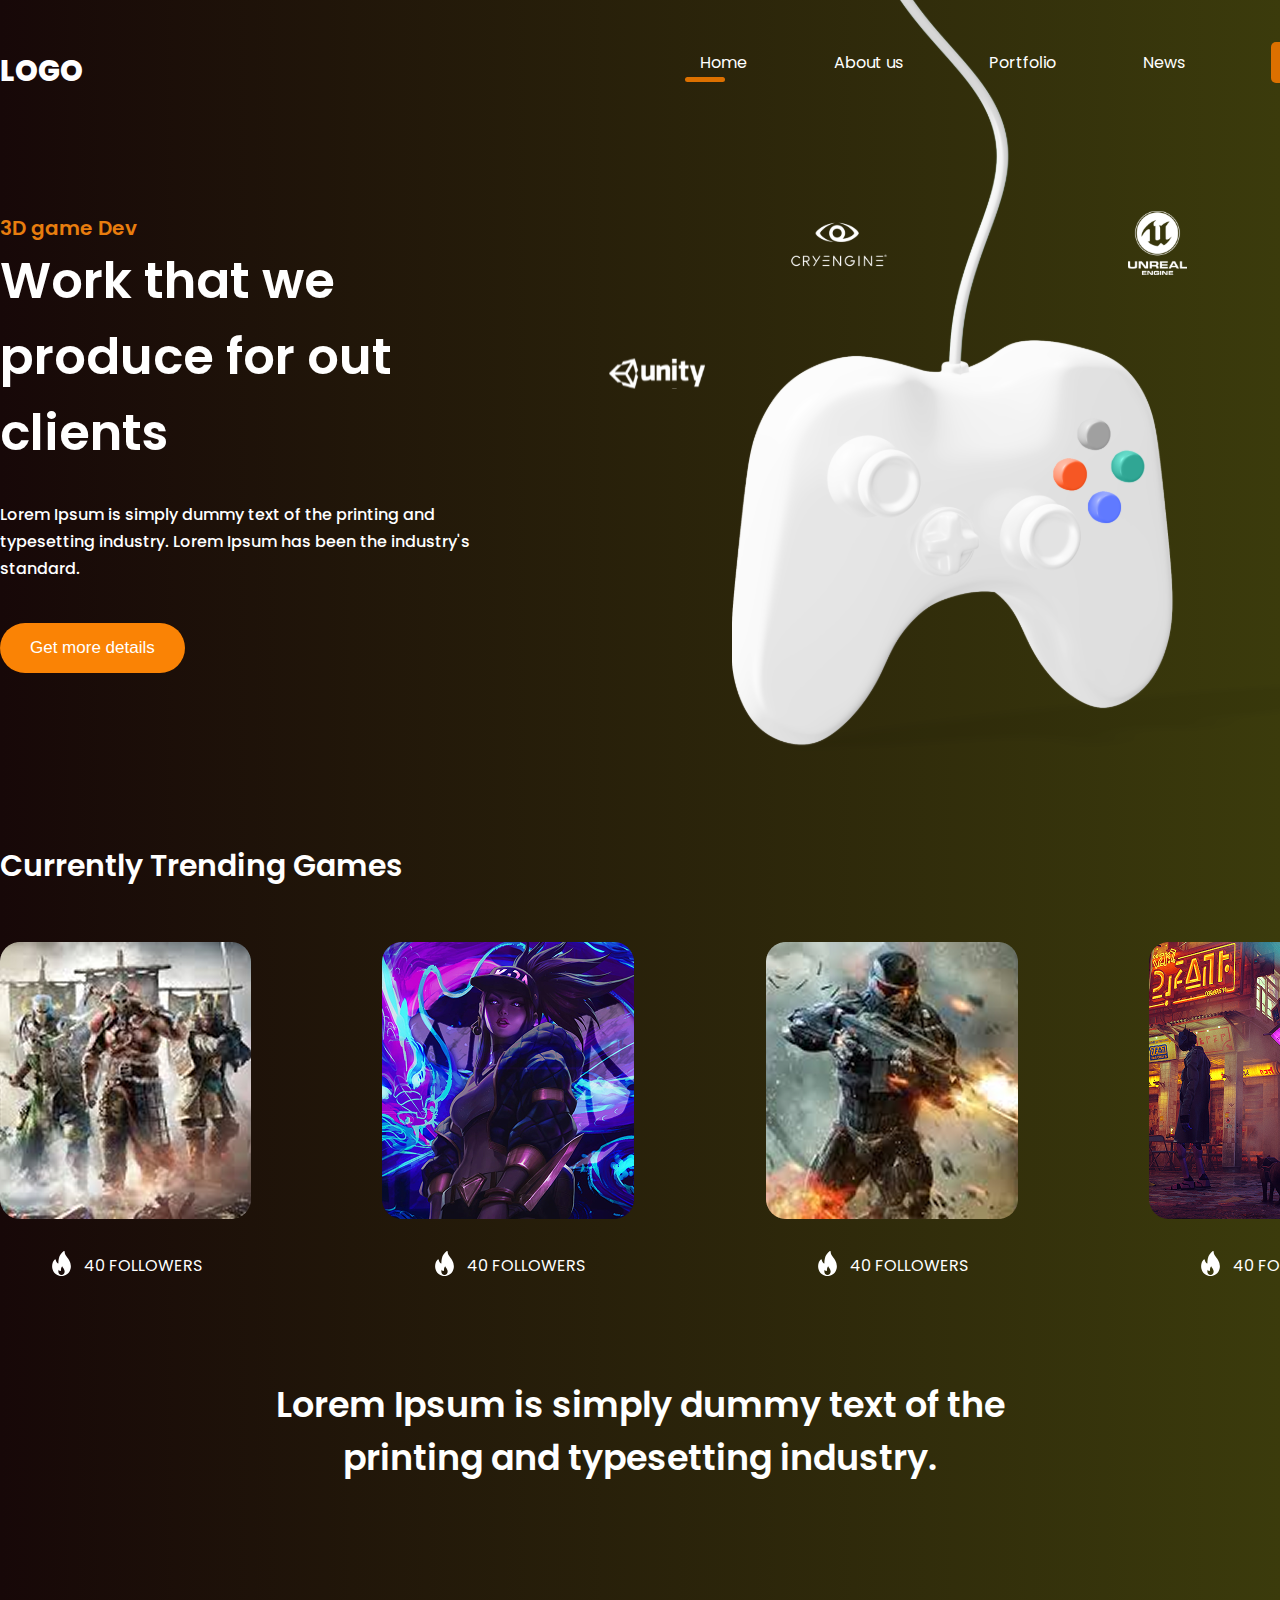
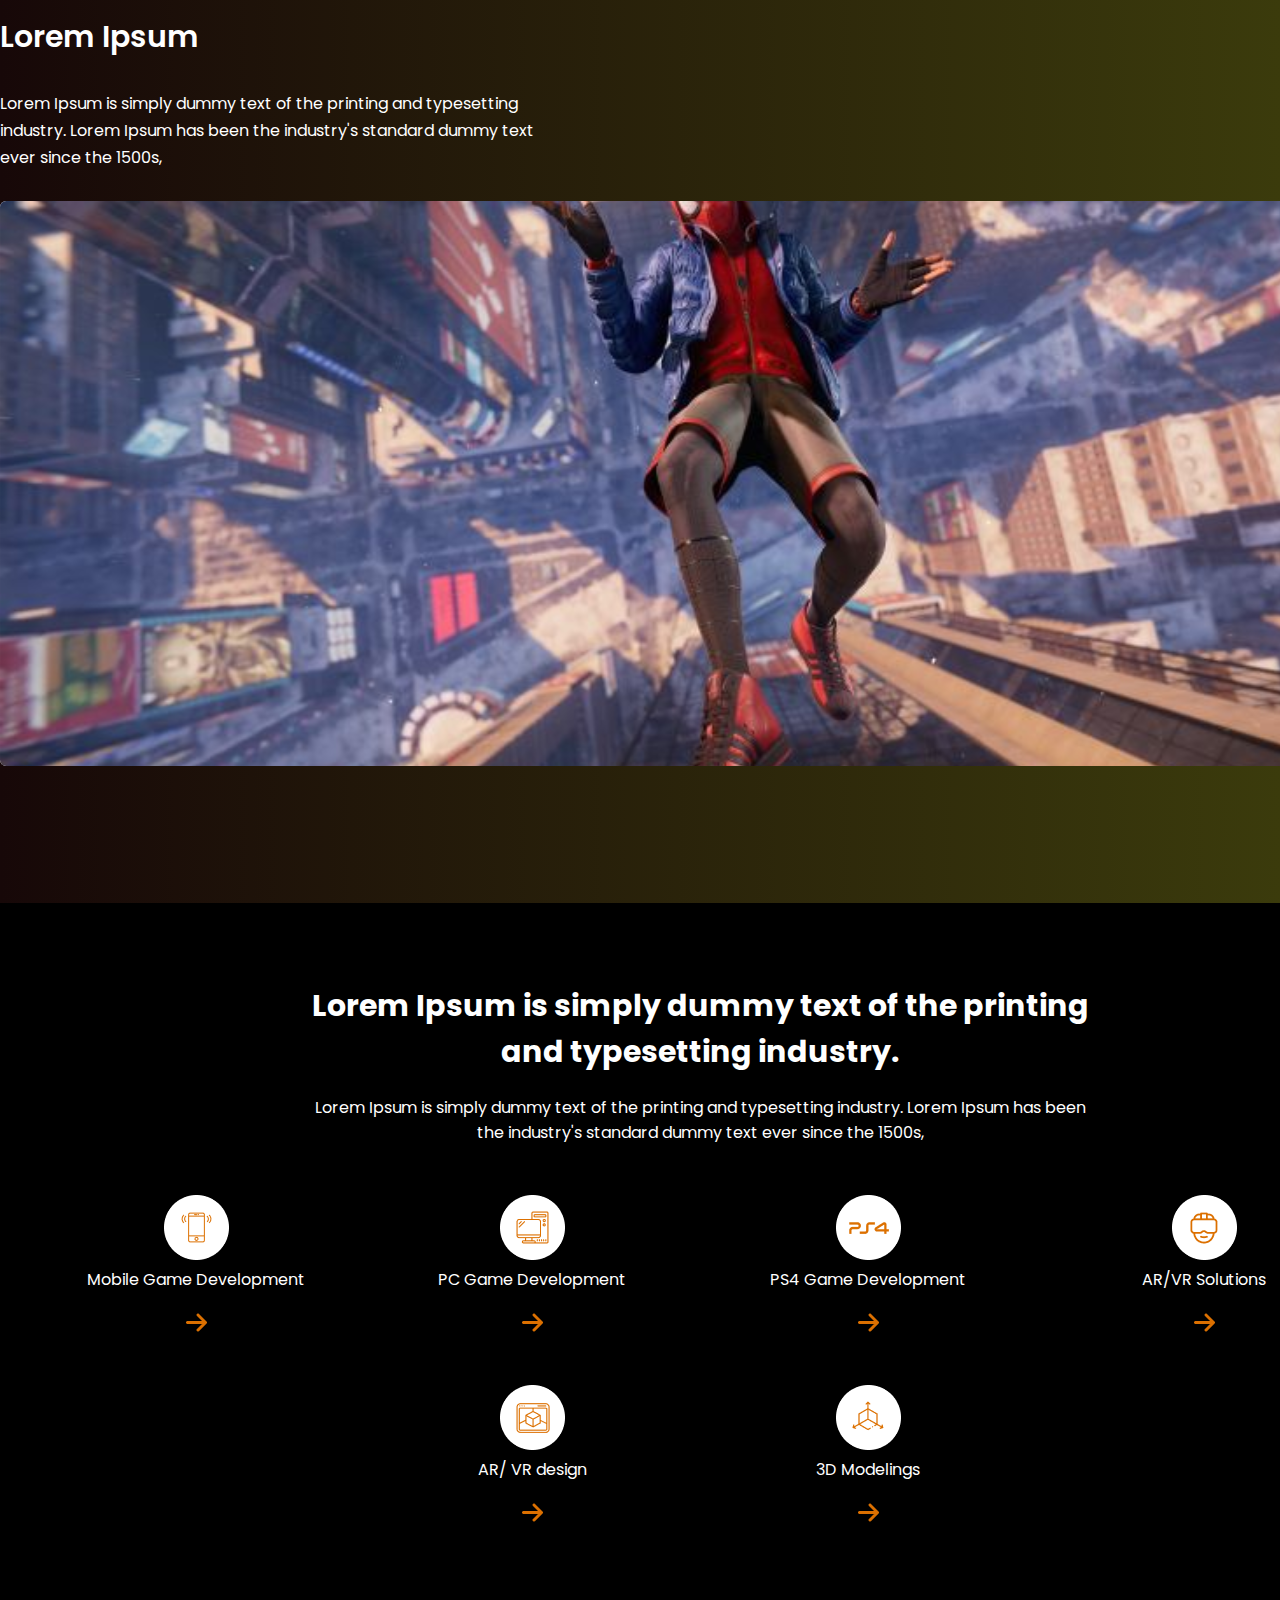
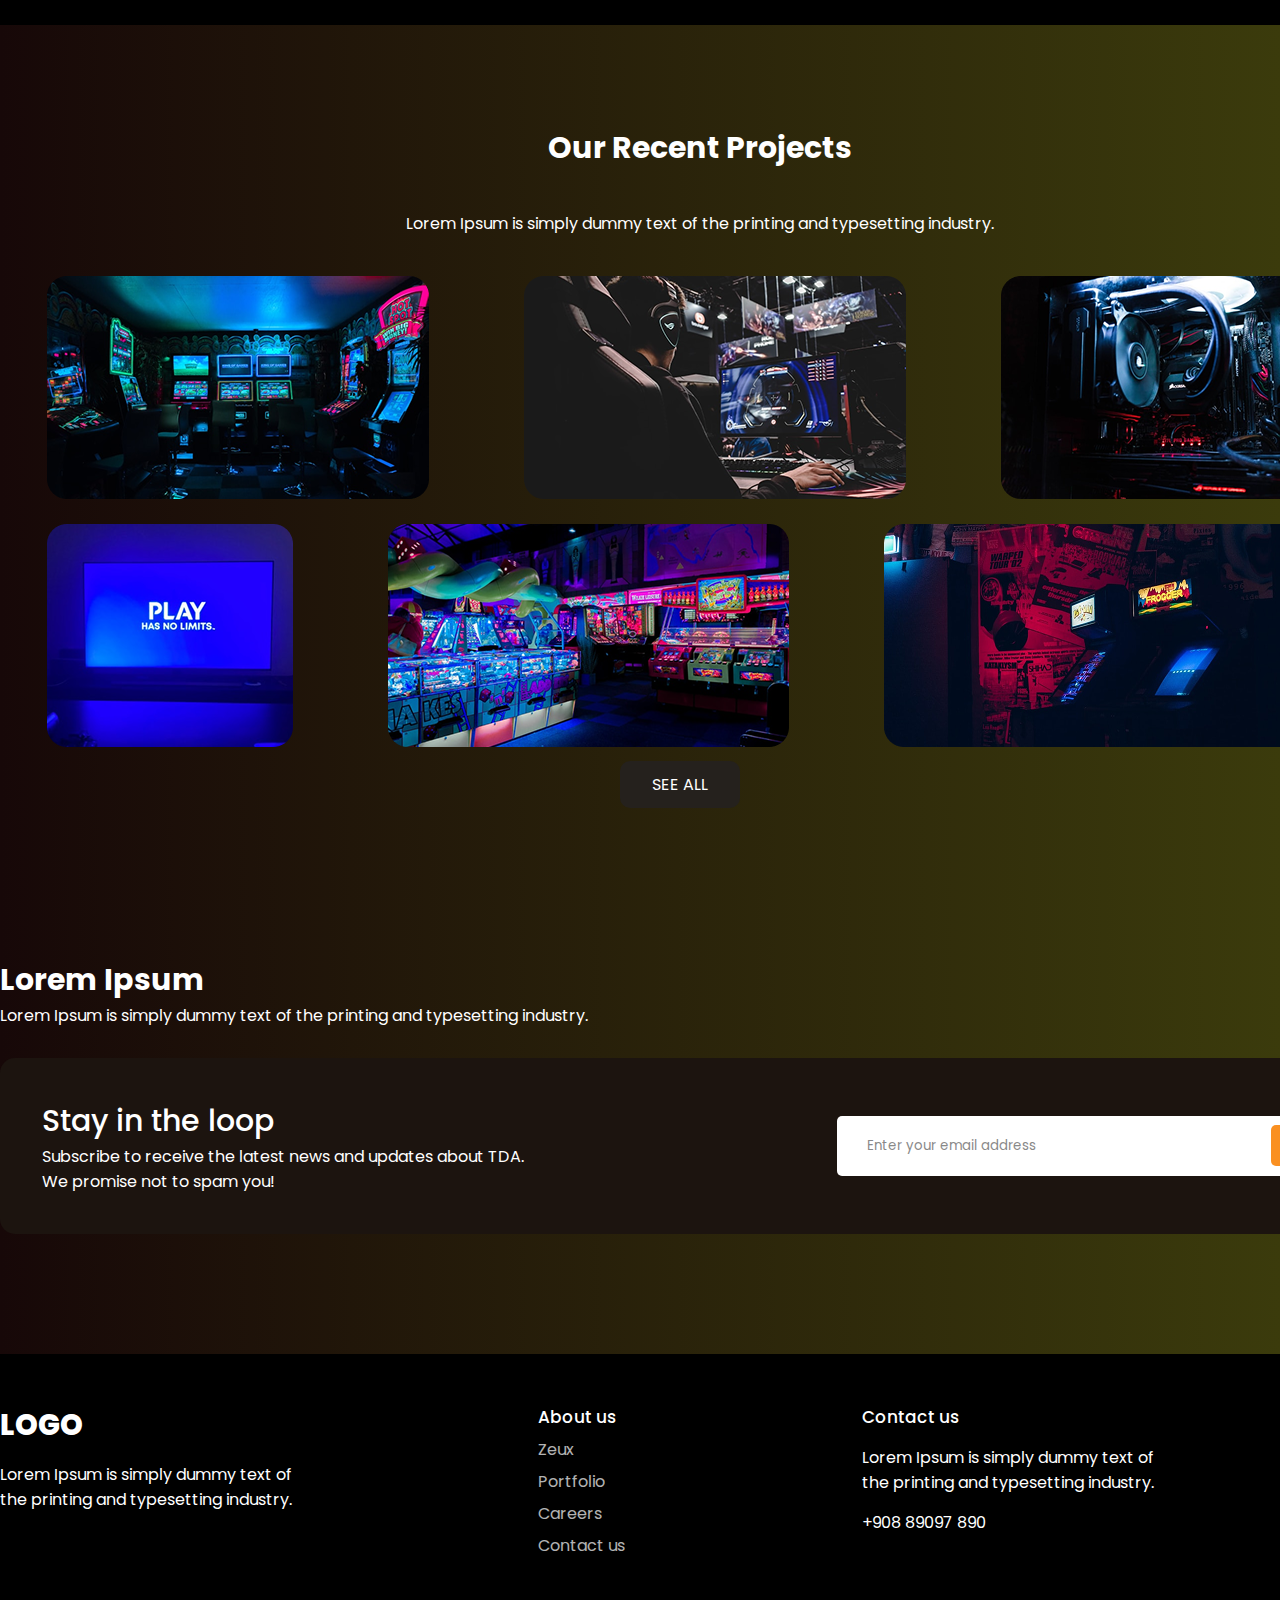
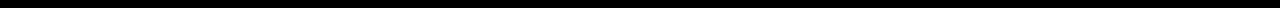
<file: index.html>
<!DOCTYPE html>
<html lang="en" xmlns:dd="http://www.w3.org/1999/html">
<head>
    <meta charset="UTF-8">
    <meta name="viewport" content="width=device-width, initial-scale=1.0">
    <title>My projekt</title>
    <link rel="stylesheet" href="./style.css">
 <link rel="icon" type="image/ico" href="favicon.ico" sizes="32x32" />
</head>
    <body>

<div class="wrapper">

    <header class="container">



        <span class="logo">logo</span>
        <nav>
            <ul>
                <li class="active"><a href="#">Home</a></li>

                <li> <a  class="href">About us</a></li>

                    <li ><a href="#">Portfolio</a></li>

                <li ><a href="#">News</a></li>

                <li class="btn"><a href="#" class="contacts-btn">Contacts us</a></li>


            </ul>
        </nav>
    </header>


<div class="hero container">
    <div class="hero--info">
        <h2>3D game Dev</h2>
        <h1>Work that we produce for out clients</h1>
        <p>Lorem Ipsum is simply dummy text of the printing and typesetting industry. Lorem Ipsum has been the industry's standard.</p>
        <button class="btn">Get more details</button>
    </div>

    <img src="assets/Frame%202.svg" alt="" class="hero-img">
</div>

    <div class="container trending">
        <a class="sea-all">SEA ALL</a>

        <h3>Currently Trending Games</h3>

        <div class="games">
            <div class="block">
                <img src="assets/game1.png" alt="" class="game">
                <span><img src="assets/fire%201.svg">40 FOLLOWERS</span>
            </div>
            <div class="block">
                <img src="assets/game2.png" alt="" class="game">
                <span><img src="assets/fire%201.svg">40 FOLLOWERS</span>
            </div>
            <div class="block">
                <img src="assets/game3.png" alt="" class="game">
                <span><img src="assets/fire%201.svg">40 FOLLOWERS</span>
            </div>

            <div class="block">
                <img src="assets/game4.png" alt="" class="game">
                <span><img src="assets/fire%201.svg">40 FOLLOWERS</span>
            </div>
        </div>

    </div>


    <div class="container big-text">
        <p>Lorem Ipsum is simply dummy text of the printing and typesetting industry.</p>
    </div>


    <div class="container banner">
        <h3>Lorem Ipsum</h3>
        <p>Lorem Ipsum is simply dummy text of the printing and typesetting industry. Lorem Ipsum has been the industry's standard dummy text ever since the 1500s,</p>
        <img src="assets/banner.svg" alt="" class="banner-img">
    </div>
</div>

    <div class="features">
        <div class="container">
            <h3>Lorem Ipsum is simply dummy text of the printing and typesetting industry.</h3>
            <p>Lorem Ipsum is simply dummy text of the printing and typesetting industry. Lorem Ipsum has been the industry's standard dummy text ever since the 1500s,</p>
            <div class="info">
                <div class="block">
                    <img src="assets/feature1.png" alt="" class="feature">
                    <p>Mobile Game Development</p>
    <img src="assets/arrow%201.png">
                </div>
                <div class="block">
                    <img src="assets/feature2.png" alt="" class="feature">
                    <p>PC Game Development</p>
                    <img src="assets/arrow%201.png">
                </div>
                <div class="block">
                    <img src="assets/feature3.png" alt="" class="feature">
                    <p>PS4 Game Development</p>
                    <img src="assets/arrow%201.png">
                </div>
                <div class="block">
                    <img src="assets/feature4.png" alt="" class="feature">
                    <p>AR/VR Solutions</p>
                    <img src="assets/arrow%201.png">
                </div>
                <div class="block">
                    <img src="assets/feature5.png" alt="" class="feature">
                    <p>AR/ VR design</p>
                    <img src="assets/arrow%201.png">
                </div>
                <div class="block">
                    <img src="assets/feature6.png" alt="" class="feature">
                    <p>3D Modelings</p>
                    <img src="assets/arrow%201.png">
                </div>
            </div>
        </div>
    </div>


    <div class="wrapper">
        <div class="container projects">
            <h3>Our Recent Projects</h3>
            <p>Lorem Ipsum is simply dummy text of the printing and typesetting industry.</p>
            <div class="images">
                <img src="assets/images1.png" alt="">
                <img src="assets/images2.png" alt="">
                <img src="assets/images3.png" alt="">

            </div>



            <div class="images">
                <img src="assets/images4.png">
                <img src="assets/images5.png" alt="">
                <img src="assets/images6.png" alt="">

            </div>

 <a class="transform" href="https://prostosip.ru">SEE ALL</a>
        </div>

        <div class="container email">
            <h3>Lorem Ipsum</h3>
            <p>Lorem Ipsum is simply dummy text of the printing and typesetting industry. </p>
            <div class="block">
                <div>
                    <h4>Stay in the loop</h4>
                    <p>Subscribe to receive the latest news and updates about TDA.
                        We promise not to spam you! </p>
                </div>

                <div>
                    <input class="input-node" type="email" placeholder="Enter your email address">
                    <button class="btn-node">Continue</button>
                </div>
            </div>
        </div>
    </div>


<footer>
    <div class="blocks container">
        <div>
   <span class="logo">logo</span>
        <p>Lorem Ipsum is simply dummy text of the printing and typesetting industry.</p>

    </div>
    <div>
        <h4>About us</h4>
        <ul>
            <li>Zeux</li>
            <li>Portfolio</li>
            <li>Careers</li>
            <li>Contact us</li>
            </ul>
    </div>

    <div>
        <h4>Contact us</h4>
        <p>Lorem Ipsum is simply dummy text of the printing and typesetting industry. </p>

        <p>+908 89097 890</p>
    </div>

    <div>
        <hr>
    </div>

        </div>
</footer>

    <script src="app.js"></script>
</body>
</html>
</file>
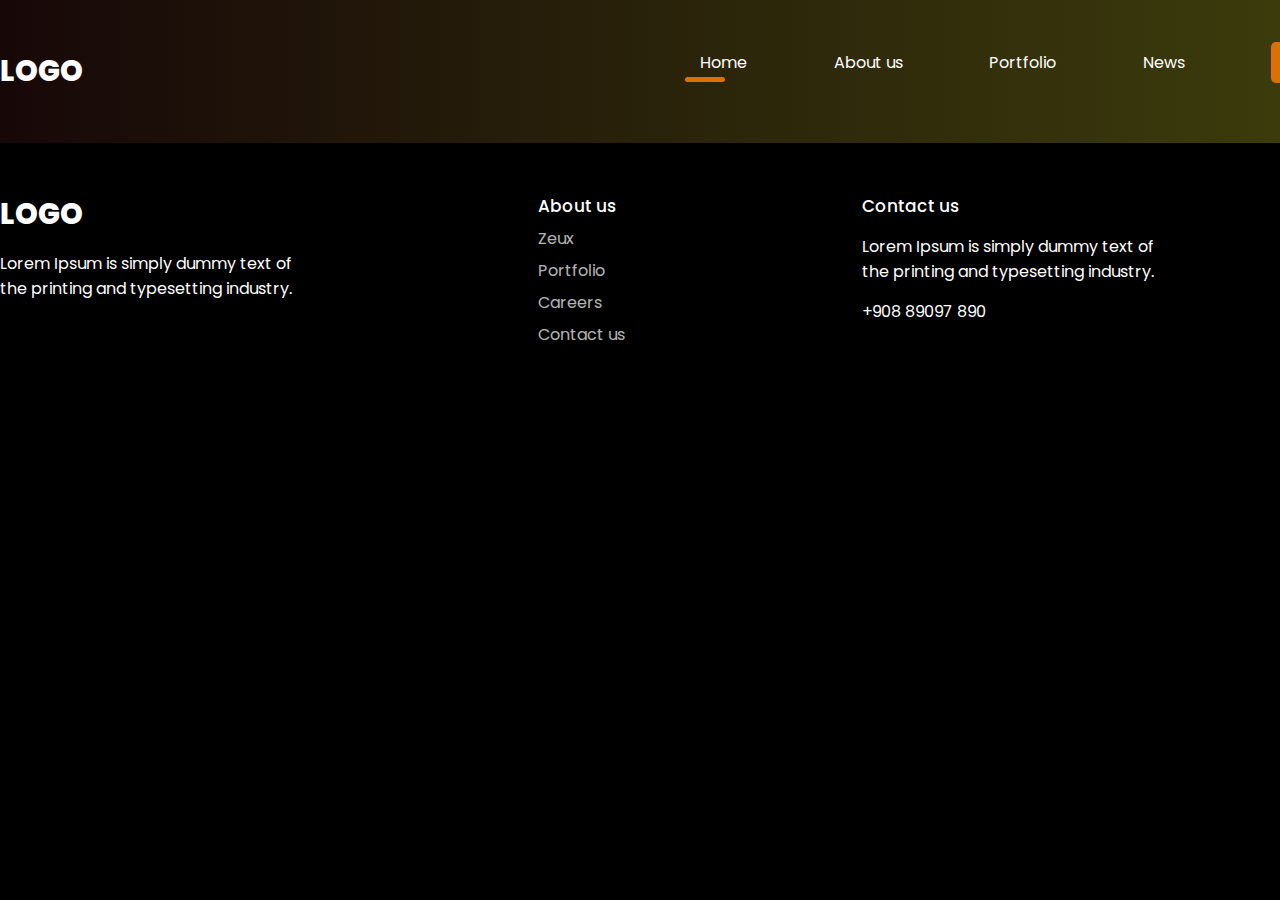
<file: about.html>
<!DOCTYPE html>
<html lang="en" xmlns:dd="http://www.w3.org/1999/html">
<head>
    <meta charset="UTF-8">
    <meta name="viewport" content="width=device-width, initial-scale=1.0">
    <title>My projekt</title>
    <link rel="stylesheet" href="style.css">
    <link rel="icon" type="image/ico" href="favicon.ico" sizes="32x32" />
</head>
<body>

<div class="wrapper">

    <header class="container">



        <span class="logo">logo</span>
        <nav>
            <ul>
                <li class="active"><a href="#">Home</a></li>
                <li ><a href="/about.html">About us</a></li>

                <li ><a href="#">Portfolio</a></li>

                <li ><a href="#">News</a></li>

                <li class="btn"><a href="#">Contacts us</a></li>


            </ul>
        </nav>
    </header>
<footer>
    <div class="blocks container">
        <div>
            <span class="logo">logo</span>
            <p>Lorem Ipsum is simply dummy text of the printing and typesetting industry.</p>

        </div>
        <div>
            <h4>About us</h4>
            <ul>
                <li>Zeux</li>
                <li>Portfolio</li>
                <li>Careers</li>
                <li>Contact us</li>
            </ul>
        </div>

        <div>
            <h4>Contact us</h4>
            <p>Lorem Ipsum is simply dummy text of the printing and typesetting industry. </p>

            <p>+908 89097 890</p>
        </div>

        <div>
            <hr>
        </div>

    </div>
</footer>

<script src="app.js"></script>
</body>
</html>
</file>
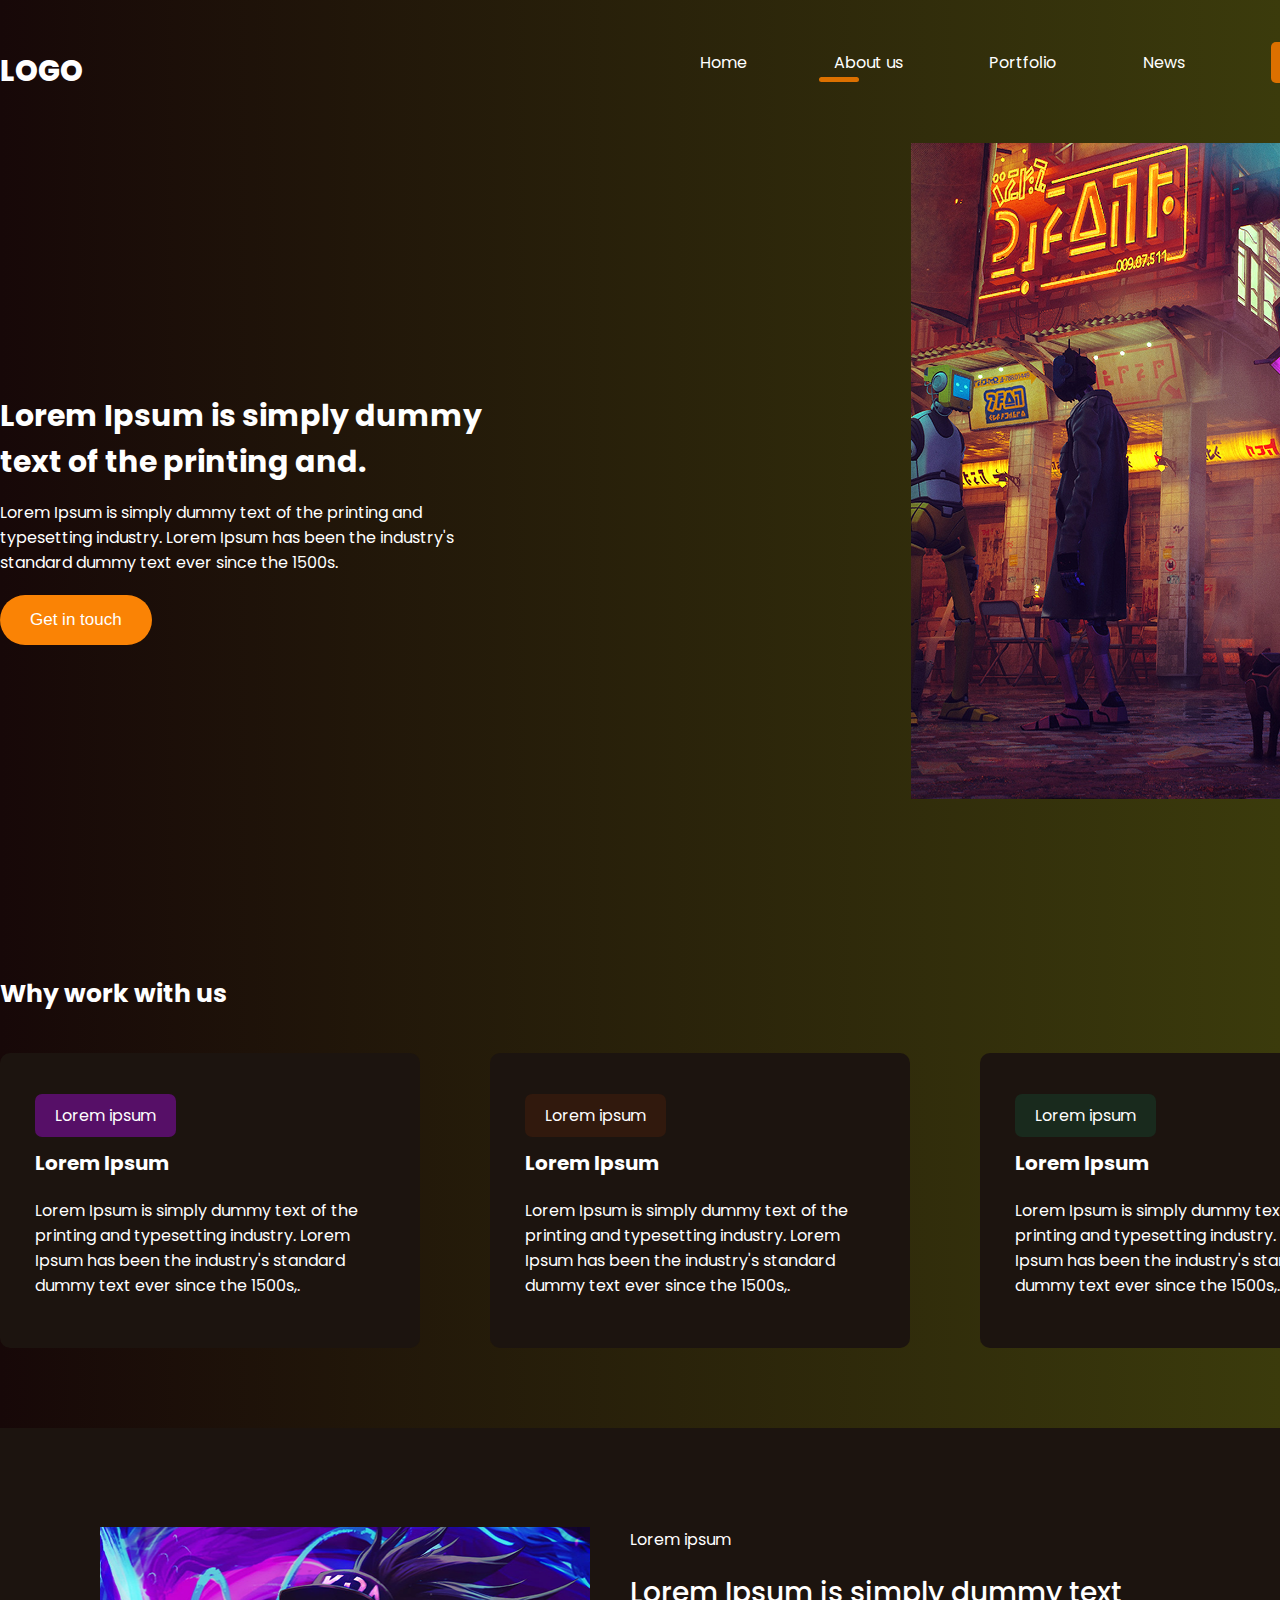
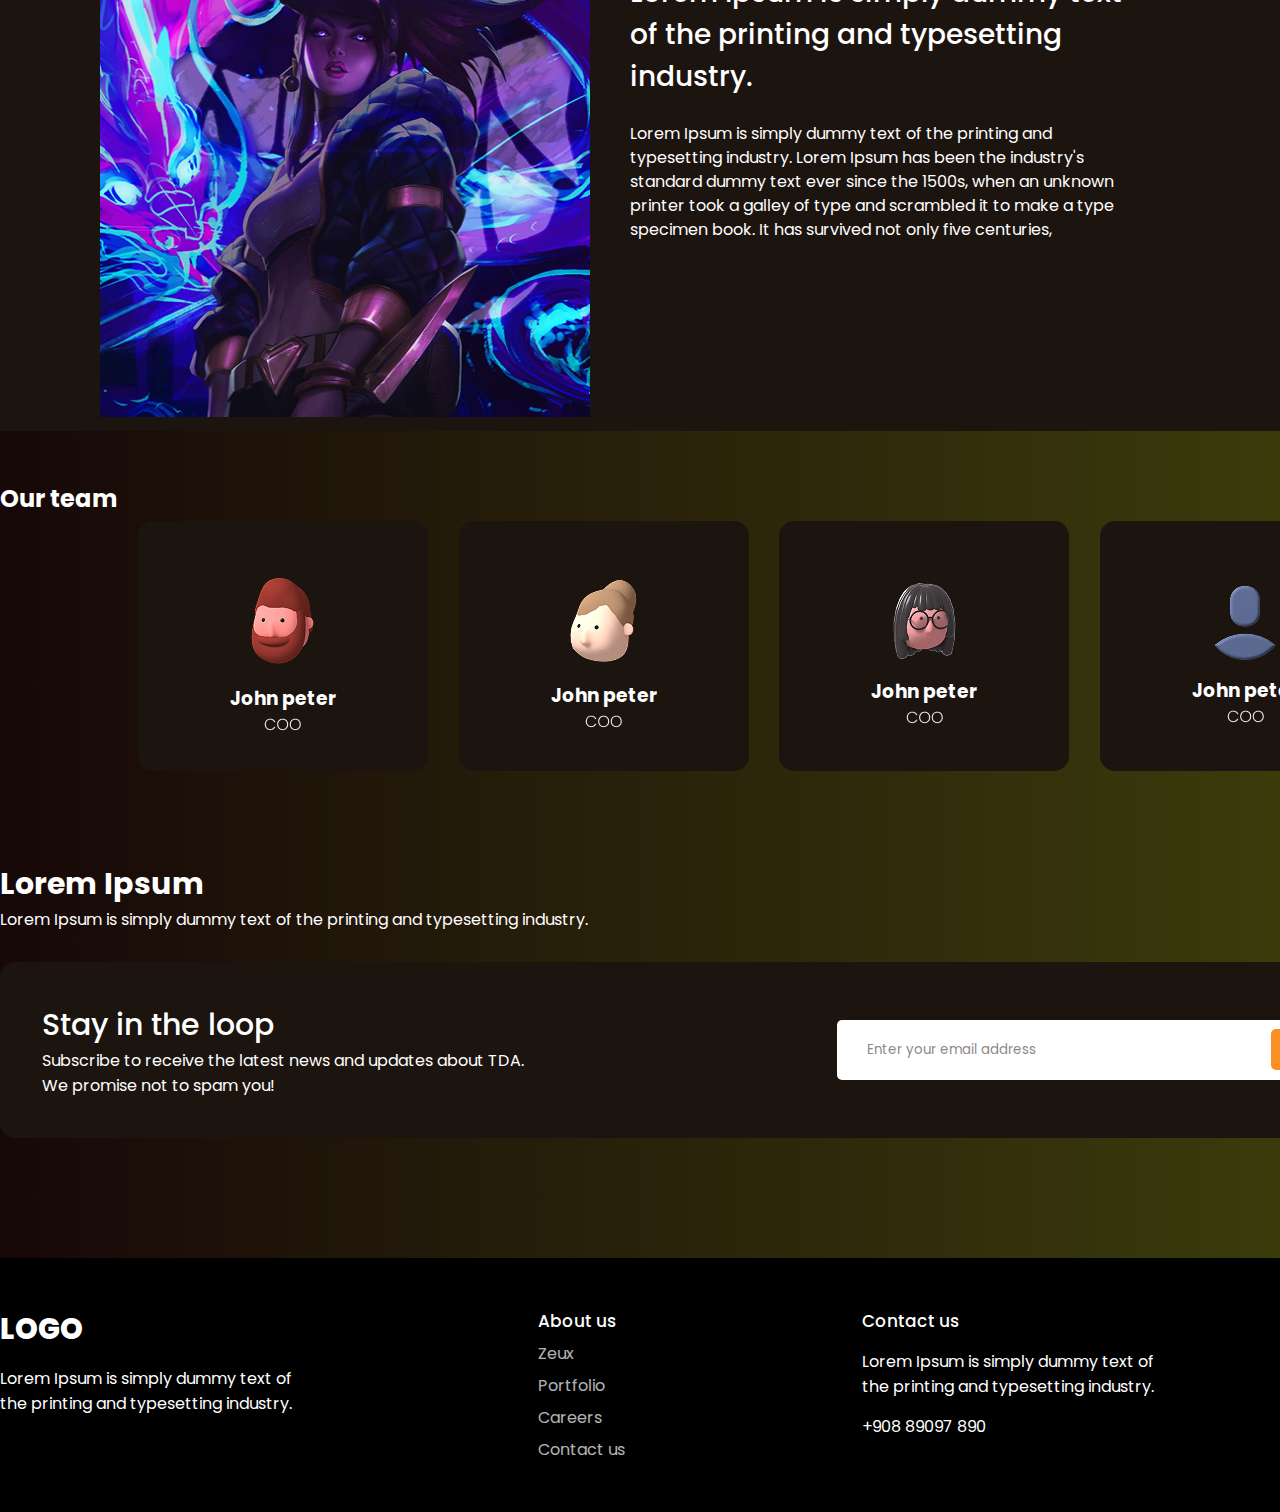
<file: akhi.html>
<!DOCTYPE html>
<html lang="en" xmlns:dd="http://www.w3.org/1999/html">
<head>
    <meta charset="UTF-8">
    <meta name="viewport" content="width=device-width, initial-scale=1.0">
    <title>My projekt</title>
    <link rel="stylesheet" href="style.css">
    <link rel="icon" type="image/ico" href="favicon.ico" sizes="32x32" />
</head>
<body>




<div class="wrapper">

    <header class="container">



        <span class="logo">logo</span>
        <nav>
            <ul>
                <li ><a  class="href2">Home</a></li>
                <li class="active" ><a>About us</a></li>

                <li ><a href="#">Portfolio</a></li>

                <li ><a href="#">News</a></li>

                <li class="btn"><a href="#">Contacts us</a></li>


            </ul>
        </nav>
    </header>



    <div class="hero-about container">
        <div class="info">
            <h1>Lorem Ipsum is simply dummy text of the printing and.</h1>
            <p>Lorem Ipsum is simply dummy text of the printing and typesetting industry. Lorem Ipsum has been the industry's standard dummy text ever since the 1500s.</p>
 <button onclick={} class="btn">Get in touch</button>
        </div>

        <img class="hero-img" src="assets/about-banner.png" alt="hero-img">
    </div>



    <div class="container work">
        <h2>Why work with us</h2>
        <div class="blocks">
            <div class="block">
                <span class="badge purple">Lorem ipsum</span>
                <h3>Lorem Ipsum</h3>
                <p>Lorem Ipsum is simply dummy text of the printing and typesetting industry. Lorem Ipsum has been the industry's standard dummy text ever since the 1500s,.</p>
            </div>
            <div class="block">
                <span class="badge brown">Lorem ipsum</span>
                <h3>Lorem Ipsum</h3>
                <p>Lorem Ipsum is simply dummy text of the printing and typesetting industry. Lorem Ipsum has been the industry's standard dummy text ever since the 1500s,.</p>
            </div>

            <div class="block">
                <span class="badge green">Lorem ipsum</span>
                <h3>Lorem Ipsum</h3>
                <p>Lorem Ipsum is simply dummy text of the printing and typesetting industry. Lorem Ipsum has been the industry's standard dummy text ever since the 1500s,.</p>
            </div>
        </div>
    </div>

    <div class=" container information">
        <img src="assets/information-banner.png" alt="information">

        <div class="blok">
            <p>Lorem ipsum</p>
            <h2>Lorem Ipsum is simply dummy text of the printing and typesetting industry. </h2>
            <p>Lorem Ipsum is simply dummy text of the printing and typesetting industry. Lorem Ipsum has been the industry's standard dummy text ever since the 1500s, when an unknown printer took a galley of type and scrambled it to make a type specimen book. It has survived not only five centuries,</p>
        </div>


    </div>






    <div class="container team">
        <h2>Our team</h2>

        <div class="block">
<img class="team-img" src="assets/team-1.png" alt="team-img">
            <h3>John peter</h3>
            <img src="assets/COO.png">

        </div>

        <div class="block">
            <img class="team-img" src="assets/team-2.png" alt="team-img">


            <h3>John peter</h3>
            <img src="assets/COO.png">

        </div>

        <div class="block">
            <img class="team-img" src="assets/team-3.png" alt="team-img">


            <h3>John peter</h3>
            <img src="assets/COO.png">

        </div>

        <div class="block">
            <img class="team-img" src="assets/team-4.png" alt="team-img">
            <h3>John peter</h3>
            <img src="assets/COO.png">

        </div>

    </div>

    <div class="container email">
        <h3>Lorem Ipsum</h3>
        <p>Lorem Ipsum is simply dummy text of the printing and typesetting industry. </p>
        <div class="block">
            <div>
                <h4>Stay in the loop</h4>
                <p>Subscribe to receive the latest news and updates about TDA.
                    We promise not to spam you! </p>
            </div>

            <div>
                <input class="input-node" type="email" placeholder="Enter your email address">
                <button class="btn-node">Continue</button>
            </div>
        </div>
    </div>
</div>









<footer>
    <div class="blocks container">
        <div>
            <span class="logo">logo</span>
            <p>Lorem Ipsum is simply dummy text of the printing and typesetting industry.</p>

        </div>
        <div>
            <h4>About us</h4>
            <ul>
                <li>Zeux</li>
                <li>Portfolio</li>
                <li>Careers</li>
                <li>Contact us</li>
            </ul>
        </div>

        <div>
            <h4>Contact us</h4>
            <p>Lorem Ipsum is simply dummy text of the printing and typesetting industry. </p>

            <p>+908 89097 890</p>
        </div>

        <div>
            <hr>
        </div>

    </div>


</footer>



<script src="akhi.js"></script>
</div>
</body>
</html>
</file>
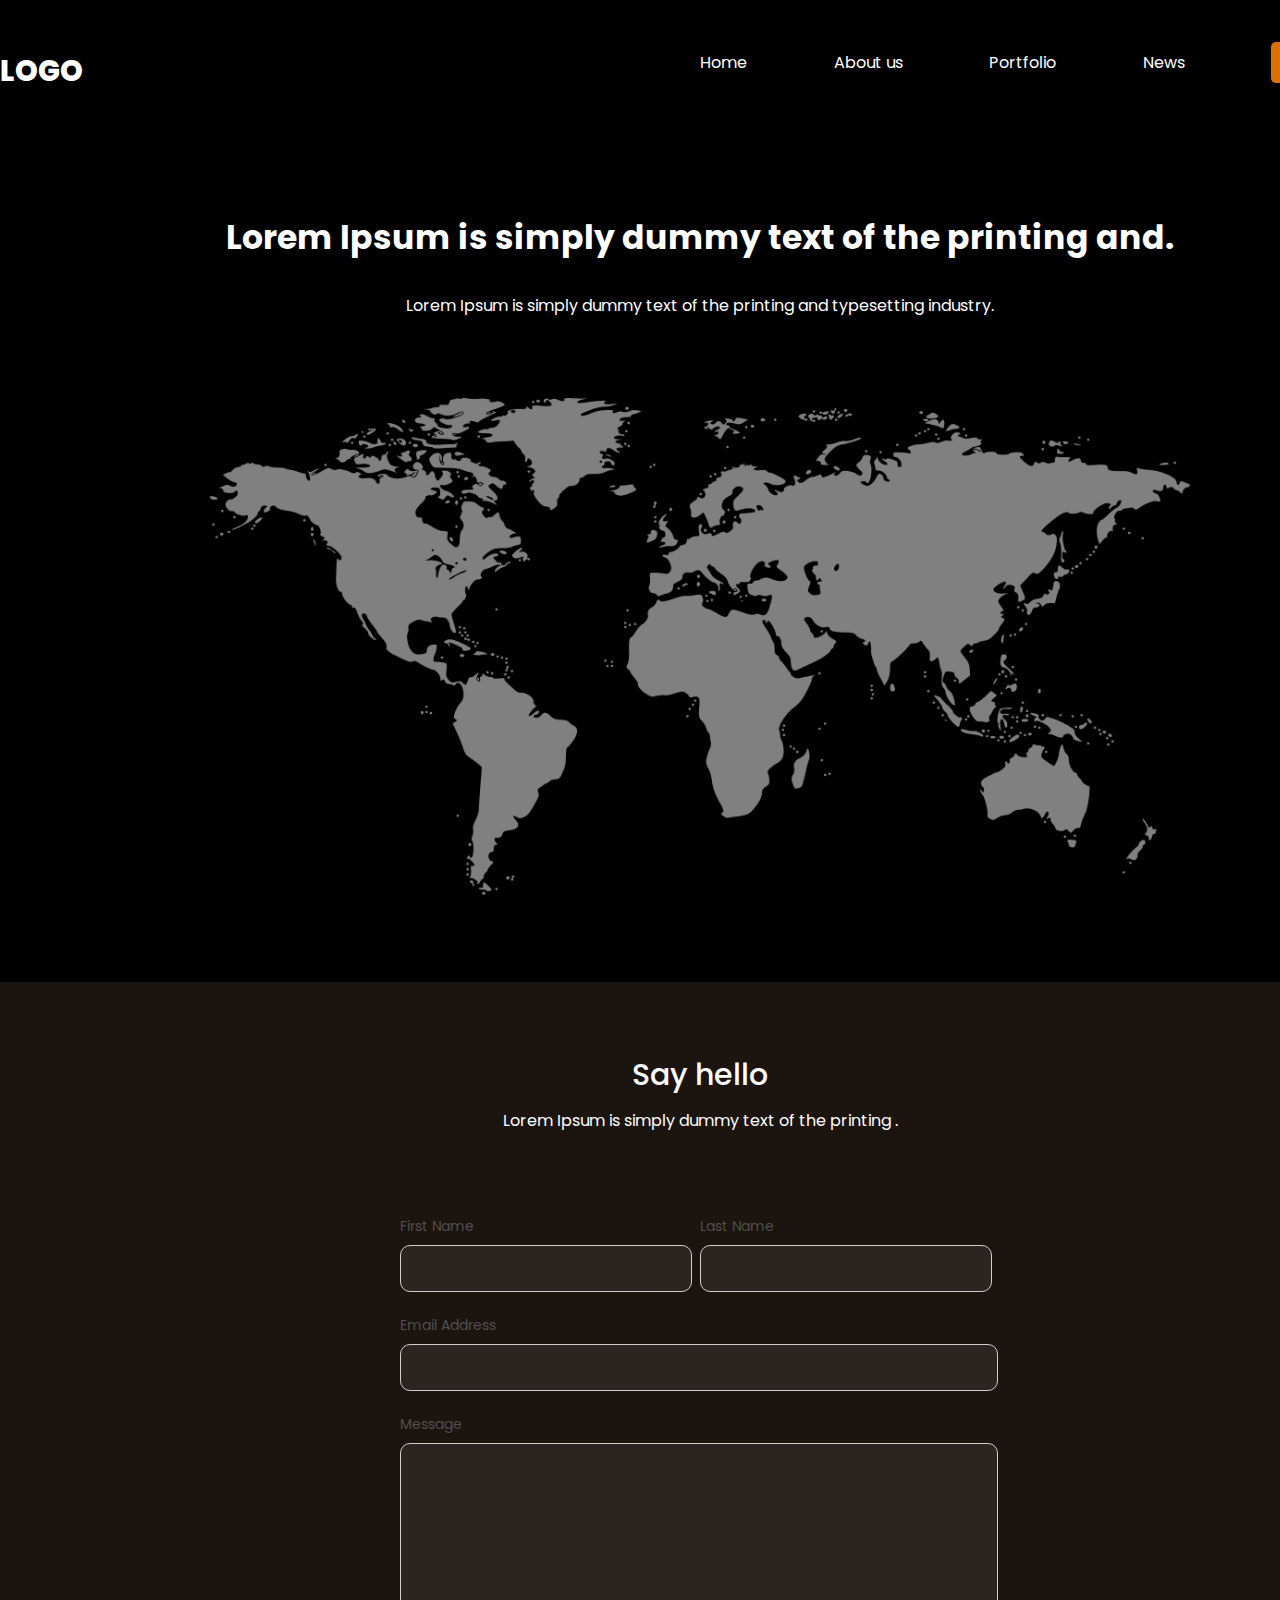
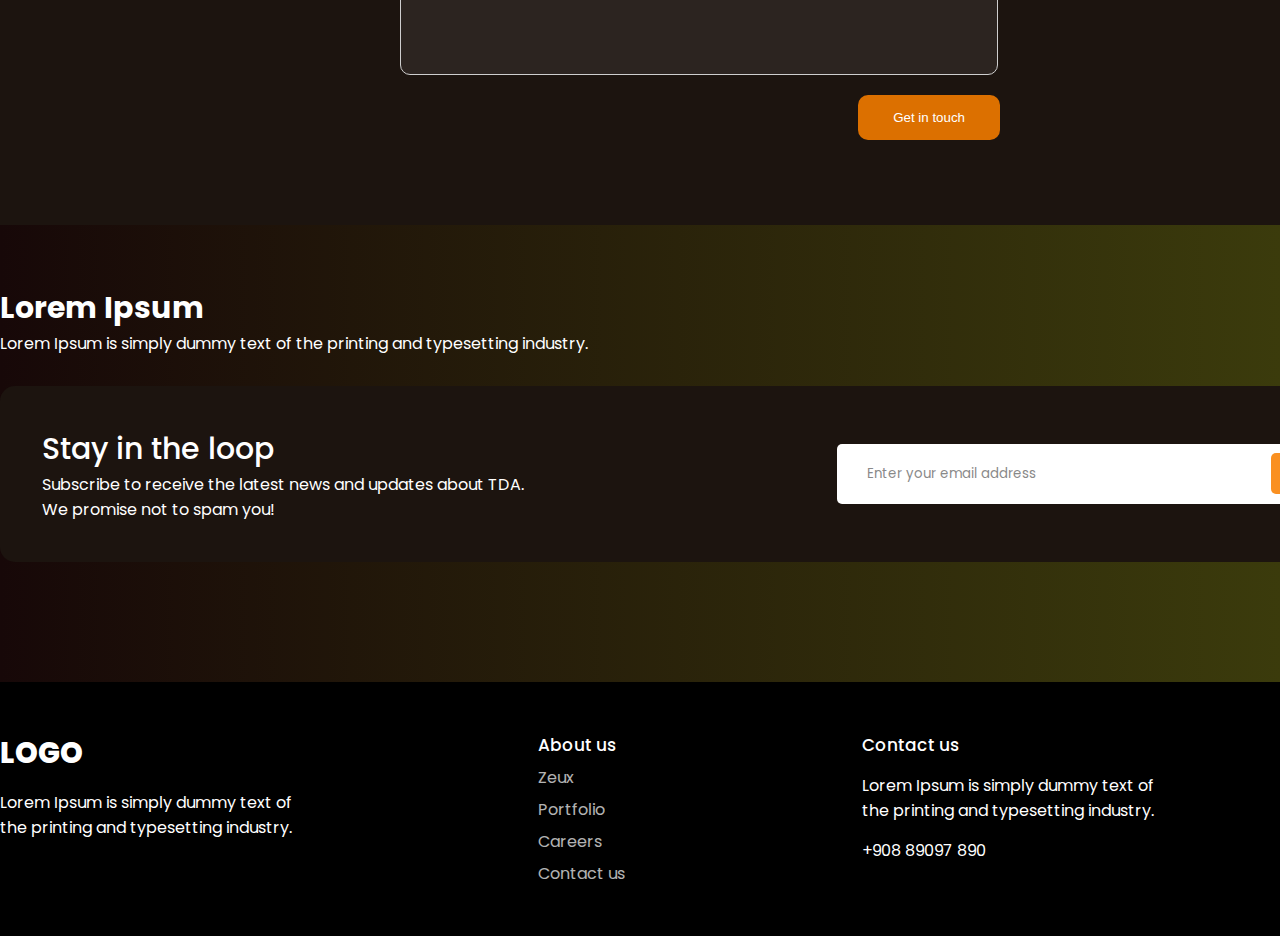
<file: contacts.html>
<!DOCTYPE html>
<html lang="en">
<head>
    <meta charset="UTF-8">
    <title>Title</title>

    <link rel="stylesheet" href="style.css">
</head>
<body>
<header class="container">



    <span class="logo">logo</span>
    <nav>
        <ul>
            <li ><a  class="href2">Home</a></li>
            <li  ><a class="href">About us</a></li>

            <li ><a href="#">Portfolio</a></li>

            <li ><a href="#">News</a></li>

            <li class="btn"><a href="#">Contacts us</a></li>


        </ul>
    </nav>
</header>





<div class="container hero-contacts">
    <h1>Lorem Ipsum is simply dummy text of the printing and.</h1>
    <p>Lorem Ipsum is simply dummy text of the printing and typesetting industry. </p>
    <img src="assets/cart.png">
</div>


<div class="feedback">
    <div class="container">
        <h2>Say hello</h2>
        <p>Lorem Ipsum is simply dummy text of the printing .</p>

        <form action="#">
  <div class="inline">
      <div>
          <label>First Name</label>
          <input type="text">
      </div>
      <div>
          <label>Last Name</label>
          <input type="text">
      </div>

  </div>

            <label>Email Address</label>
            <input type="email" class="one-line">


            <label>Message</label>
            <textarea class="one-line"></textarea>


            <button type="button">Get in touch</button>
        </form>
    </div>
</div>


<div class="wrapper">
<div class="container email">
    <h3>Lorem Ipsum</h3>
    <p>Lorem Ipsum is simply dummy text of the printing and typesetting industry. </p>
    <div class="block">
        <div>
            <h4>Stay in the loop</h4>
            <p>Subscribe to receive the latest news and updates about TDA.
                We promise not to spam you! </p>
        </div>

        <div>
            <input class="input-node" type="email" placeholder="Enter your email address">
            <button class="btn-node">Continue</button>
        </div>
    </div>
</div>

</div>

<footer>
    <div class="blocks container">
        <div>
            <span class="logo">logo</span>
            <p>Lorem Ipsum is simply dummy text of the printing and typesetting industry.</p>

        </div>
        <div>
            <h4>About us</h4>
            <ul>
                <li>Zeux</li>
                <li>Portfolio</li>
                <li>Careers</li>
                <li>Contact us</li>
            </ul>
        </div>

        <div>
            <h4>Contact us</h4>
            <p>Lorem Ipsum is simply dummy text of the printing and typesetting industry. </p>

            <p>+908 89097 890</p>
        </div>

        <div>
            <hr>
        </div>

    </div>


</footer>

<script src="contacts.js"></script>
</body>
</html>
</file>
<file: style.css>
@import url('https://fonts.googleapis.com/css2?family=Poppins:ital,wght@0,100;0,200;0,300;0,400;0,500;0,600;0,700;0,800;0,900;1,100;1,200;1,300;1,400;1,500;1,600;1,700;1,800;1,900&display=swap');




    *{
        margin: 0;
        padding: 0;

    }

    body{
        font-family: 'Poppins', sans-serif;
        font-weight: 400;
        color: #fff;
        background-color: black;
    }



    a{
        text-decoration: none;
    }


    img{
        max-width: 100%;
    }

    .wrapper{
        background: #2A7B9B;
        background: linear-gradient(90deg, rgba(42, 123, 155, 1) 0%, rgba(23, 8, 8, 1) 0%, rgba(59, 59, 12, 1) 100%);
        overflow-x: hidden;
        width: 100%;
    }

    .container{
        width: 1400px;
        margin: 0 auto;
    }

    header{
        padding: 50px 0;
    }

    header .logo, footer .blocks .logo{
        text-transform: uppercase;
        font-size: 29px;
        font-weight: 800;
    }


    header nav{
        float: right;
        width: 50%;
    }


    header nav ul{
        list-style: none;
        display: flex;
        justify-content: space-between;
        z-index: 2;
        position: relative;
    }

    header nav ul li{
        display: inline-block;
    }

    header nav ul li a{
        color: #fff;
    }



    header nav ul li.active:after{
        content: '';
        display: block;
        width: 40px;
        height: 5px;
        background: #DC7000;
        border-radius: 10px;
        position: relative;
        top: 2px;
        right: 15px;
    }

    header nav ul li:not(.active):not(.btn) a:hover{
        border-bottom: 5px solid #DC7000;
    }

    header nav ul li.btn a, .email .block button{
        background: #FA9021;
        padding: 9px 17px;
        border-radius: 5px;
        transition: all 500ms ease;
    }


    header nav ul li.btn a,.email .block button:hover{
        background: #DC7000;
        cursor: pointer;
    }


    .hero{
        padding-bottom: 100px;
        position: relative;
        z-index: 1;
    }

    .hero--info{
        width: 530px;
        padding-top: 70px ;
    }


    .hero--info h2{
        color: #E87D0E;
        font-size: 20px;
        font-weight: 600;
    }

    .hero--info h1{
        font-size: 50px;
        font-weight: 600;
    }



    .hero--info p{
        font-weight: 500;
        line-height: 170%;
        margin: 30px 0;
    }

    .hero--info .btn, .hero-about .info .btn{

        background: #FA8305;
        color: #ffff;
        font-size: 17px;
        font-weight: 400;
        padding: 15px 30px;
        transition: all 500ms ease;
        border: none;
        border-radius: 25px;
        margin-top: 10px;
    }


    .hero--info .btn:hover, .hero-about .info .btn:hover{
        cursor: pointer;
        transform: scale(1.1);
    }


    .hero img{
        position: absolute;
        top: -150px;
        right: 0;
    }


    .trending{
        padding-top: 70px;
    }

    .trending h3{
        font-weight: 600;
        font-size: 30px;
    }


    .trending .sea-all{
        color: white;
        background: #25211D;
        border-radius: 10px;
        cursor: pointer;
        padding: 12px 23px;
        float: right;
        display: block;
        transition: all 500ms ease;
    }

    .trending .sea-all:hover{
        transform: scale(1.1);
    }




    .trending .sea-all:hover{
        transform: scale(1.1);
        background-color: red;
    }


    .trending .games{

        display: flex;
        justify-content: space-between;
        width: 100%;
        padding: 50px 0;
    }

    .trending .games img{

        cursor: pointer;
    }

    .trending .games .block{
        transition: all 500ms ease;
    }

    .trending .games .block:hover{
        transform: scale(1.1);
    }

    .trending .games span{
        display: block;
        text-align: center;
        margin-top: 20px;
    }


    .trending .games span img{
        position: relative;
        top: 5px;
        margin-right: 10px;
    }


    .big-text{
        padding: 50px;
        font-size: 35px;
        text-align: center;
        width: 800px;
        font-weight: 600;
    }


    .banner{
        padding: 80px 0;
    }

    .banner h3{
        font-size: 30px;
        font-weight: 600;
        margin-bottom: 30px;
    }


    .banner p{
        line-height: 170%;
        margin-bottom: 30px;
        width: 550px;
    }

    .banner img{
        width: 100%;
        margin-bottom: 50px;
    }


    .features{
        background: url("assets/BG.png") no-repeat center center fixed;
        background-size: cover;
        padding: 80px 0;
    }

    .features h3, .features p{

        margin-bottom: 20px;
        text-align: center;
        max-width: 800px;
        margin-left: auto;
        margin-right: auto;
    }


    .features h3{
        font-size: 30px;
    }


    .features .info{
        display: flex;
        justify-content: center;
        flex-wrap: wrap;
    }



    .features .info .block{
        text-align: center;
        width: 20%;
        margin: 30px 2%;
    }

    .features .info .block{
        margin-bottom: 15px;
    }

    .projects{
        padding: 100px 0;

    }

    .projects h3{
        font-size: 30px;
        text-align: center;

    }

    .projects p{
        margin: 40px 0;
        text-align: center;
    }

    .projects .images{
        display: flex;
        justify-content: space-around;
        margin-bottom: 25px;
    }


    .projects .images img{
        transition: all 500ms ease;
        cursor: pointer;
    }
    .projects .images img:hover{
        transform: scale(1.1);
    }

    .projects a{
        color: white;
        background: #25211D;
        border-radius: 10px;

        padding: 12px 32px;
        transition: all 500ms ease;
        margin-left: 620px;

    }

    .projects .transform:hover{
        transform: scale(1.2);
    }


    .email{
        padding-bottom: 120px;
    }


    .email h3{
        margin-top: 60px;
        font-size: 30px;
    }


    .email .block{
        background: #1C140F;
        margin-top: 30px;
        border-radius: 15px;
        padding: 40px 3%;
        width: 94%;
        display: flex;
        justify-content: space-between;
        align-items: center;
    }

    .email .block h4{
        font-size: 30px;
        font-weight: 500;
    }




    .email .block p{
        width: 500px;
    }


    .email .block input{
        background: #fff;
        outline: none;
        border: 0;
        border-radius: 5px;
        width: 380px;
        font-family: 'Poppins', sans-serif;
        font-weight: 400;
        padding: 20px  30px;
        position: relative;
        right: -100px;
        z-index: 1;
        padding-right: 120px;
    }



    .email .block input::placeholder{
        color: #898989;
    }

    .email .block button{

        position: relative;
        z-index: 2;
        cursor: pointer;
        border: none;
        padding: 13px 17px;
        color: #ffffff;
    }


    .hero-about{
        position: relative;
    }


    .hero-about .info {
        width: 500px;
        padding: 250px 0;
    }


    .hero-about .info h1{
        margin-bottom: 15px;
        font-size: 30px;

    }


    .hero-about .info .btn{
        margin-top: 20px;
    }

    .hero-about img{
        position: absolute;
        top: 0;
        right: -250px;
    }


    .work {
        padding: 80px 0;
    }


    .work h2{
        font-size: 25px;
        margin-bottom: 40px;
    }


    .work .blocks{
        display: flex;
        justify-content: space-between;
    }


    .work .blocks .block{
        width: 25%;
        border-radius: 10px;
        padding: 50px 35px;
        background: #1C140F;
    }




    .work .blocks .block h3{
        font-size: 20px;
        margin: 20px 0;
    }



    .work .blocks .block .badge{
        border-radius: 7px;
        padding: 10px 20px;
    }


    .work .blocks .block .badge.purple{
        width: 20px;
        background: #560f67;
    }


    .work .blocks .block .badge.brown{
        background: #31190d
    }

    .work .blocks .block .badge.green{
        background: #192a1d;
    }

    footer{
        background: black;
        padding: 50px 0;
    }

    footer .blocks{
        display: flex;
        justify-content: space-between;
    }


    footer .blocks p{
        width: 300px;
        margin: 15px 0;
    }

    footer .blocks h4{
        font-weight: 500;
        font-size: 17px;
    }

    footer .blocks ul{
        list-style: none;

    }

    footer .blocks ul li{
        margin-top: 7px;
        opacity: 0.7;
    }

    footer hr{
        background: silver;
        margin: 30px 0;
        border: none;
        height: 0.6px;
    }
    .href{
        cursor: pointer;
    }


    .information{
        display: flex;
        justify-content: space-between;
        width: 100%;
        height: 603px;
        background-color: #1C140F;
        margin-bottom: 100px;
    }

    .information img{
        width: 490px;
        height: 490px;
        padding-left: 100px;
        padding-top: 7.7%;
    }


    .information .blok{
        display: flex;
        flex-direction: column;
        padding-right: 150px;
        padding-top: 7.8%;
        width: 500px;
    }

    .information p{

        padding-bottom: 20px;
        line-height: 150%;
    }

    .information h2{
        width: 510px;
        height: 150px;
        font-weight: 500;
        font-size: 28px;
    }



    .team{
        padding-top: 20px;
        display: flex;
        justify-content: space-between;
    }



    .team .block{
        display: flex;
        flex-direction: column;
        justify-content: center;
        position: relative;
        bottom: 30px;
        align-items: center;
        width: 290px;
        height: 250px;
        border-radius: 15px;
        background-color: #1C140F;
        margin-left: 10px;
        margin-right: 10px;
    }

    .team h2{
        position: relative;
        bottom: 70px;
    }

    .team h3{

        padding-bottom: 5px;

    }




.hero-contacts h1{
    text-align: center;
    margin-top: 70px;
    margin-bottom: 30px;
    font-size: 33px;
}

.hero-contacts p {
    text-align: center;
}

.hero-contacts img{
    width: 70%;
    margin: 80px 15%;
}

.feedback{
    padding: 70px 0;
    background-color: #1C140F;

}


.feedback h2{
    text-align: center;
    font-weight: 500;
    font-size: 30px;
}



.feedback p{
    text-align: center;
   margin-top: 10px;
}

.feedback form{
    margin: 80px auto;
    width: 600px;

}

.feedback form .inline{
    display: flex;
    justify-content: space-between;
}

.feedback form .inline > div{
    width: 50%;
}


.feedback form label{
    color: #4f4f4f;
    font-size: 14px;
}

.feedback form input, .feedback form textarea{
    background: #2c2420;
    border-radius: 10px;
    border: 0.6px solid #CECECE;
    display: block;
    width: 90%;
    padding: 15px 10px;
    outline: none;
    color: #fff;
    margin-top: 7px;
    margin-bottom: 20px;
}


.feedback form .one-line{
    width: 96%;

}


.feedback form textarea{
    resize: none;
    height: 200px;
}

.feedback form button{
    background: #DC7000;
    border-radius: 10px;
    border: none;
    float: right;
    cursor: pointer;
    padding: 15px 35px;
    color: #fff;
    transition: all 500ms ease;
}


.feedback form button:hover{

    background: #b01414;
}





@media (max-width: 400px) {

    .container{
       width: 400px;
    }

    .wrapper{
        width: 100%;
    }

    header nav{
        width: 100%;
    }

.team{
    display: flex;
    flex-direction: column;
    padding-left: 70px;
}

    .team h2{
        text-align: center;
        padding-right: 180px;
    }

    .team .block{
      width: 50%;
     margin-bottom: 20px;
    }

}

@media (min-width: 1900px) {

   .team{
        display: flex;
         justify-content: space-between;

    }

    .team h2{
        text-align: center;
        padding-right: 180px;
    }

    .team .block{
        right: 190px;
        width: 100%;

        margin-bottom: 20px;
    }

    .information img{
        width: 490px;
        height: 490px;
        padding-left: 180px;
        padding-top: 5.9%;

    }

    .team h2{
        width: 100%;
    }

}
</file>
